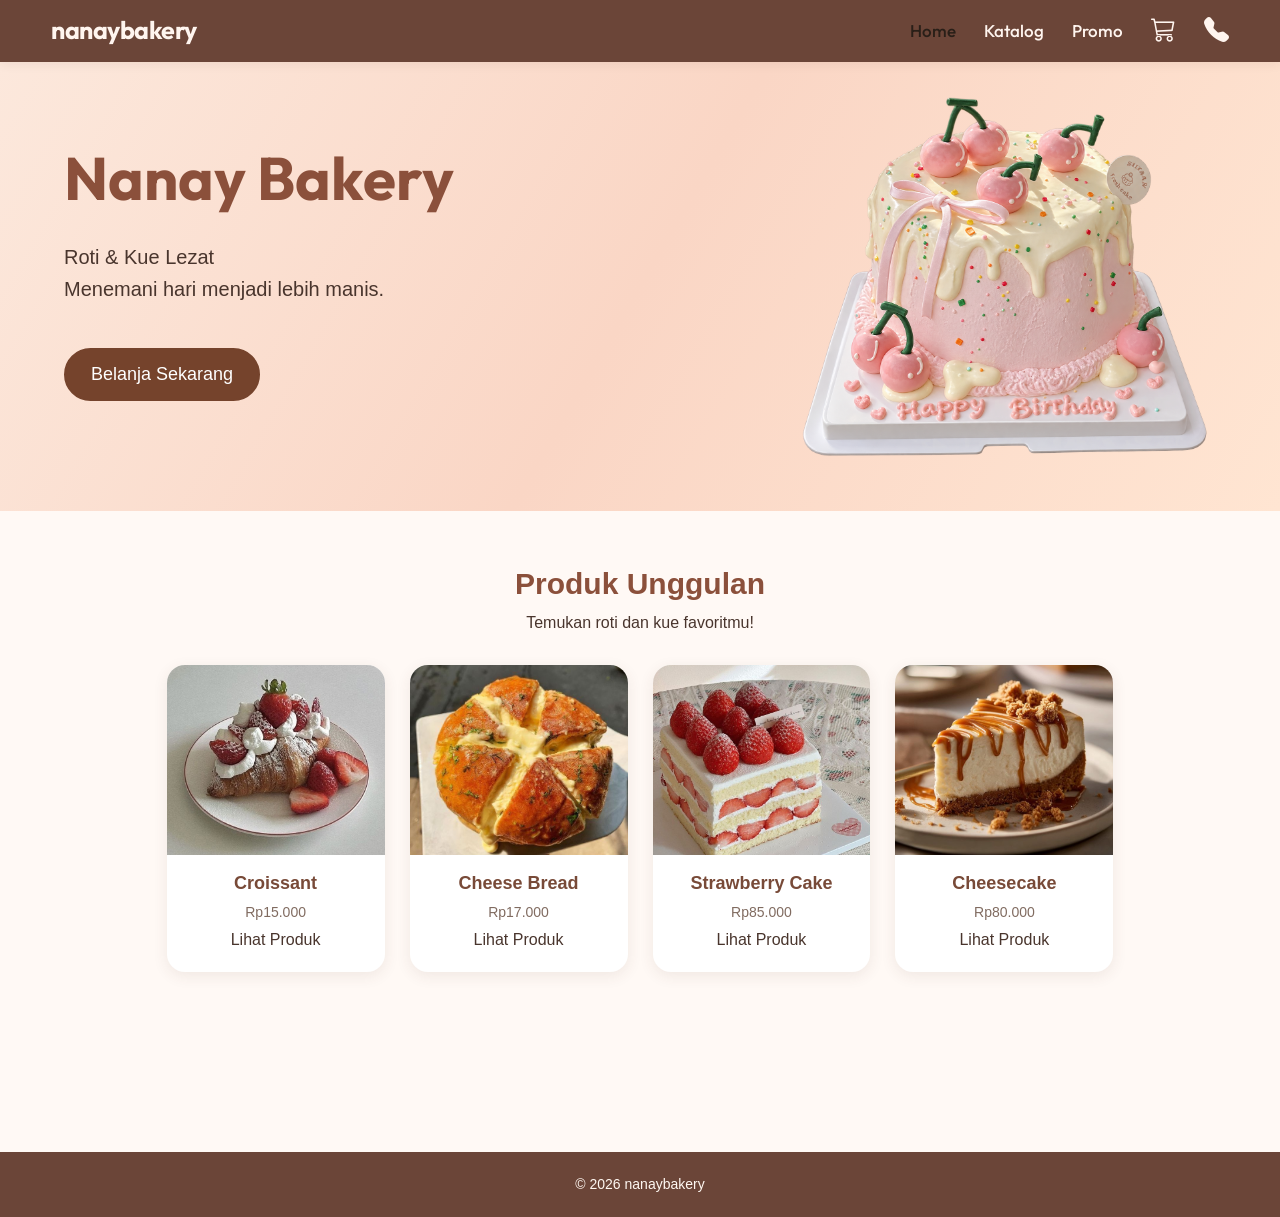
<file: Projek UTS/index.html>
<!DOCTYPE html>
<html lang="id">
<head>
    <meta charset="UTF-8">
    <title>Home</title>
    <meta name="viewport" content="width=device-width, initial-scale=1.0">
    <link href="https://fonts.googleapis.com/css2?family=Outfit:wght@400;500;600;700;800&family=DM+Sans:wght@400;500;600;700&display=swap" rel="stylesheet">
    <link rel="stylesheet" href="style.css">
    <link rel="stylesheet" href="https://cdn.jsdelivr.net/npm/bootstrap-icons@1.11.3/font/bootstrap-icons.min.css">
    <script src="script.js" defer></script>
</head>

<body>
    <header class="nasywa_header">
        <h4 class="nasywa_logo">nanaybakery</h4>
        <nav class="nasywa_nav">
            <ul>
                <li><a href="index.html" class="aktif">Home</a></li>
                <li><a href="katalog.html">Katalog</a></li>
                <li><a href="promo.html">Promo</a></li>
                <li>
                    <a href="keranjang.html">
                        <i class="bi bi-cart3"></i>
                    </a>
                </li>
                <li>
                    <a href="contact.html">
                        <i class="bi bi-telephone-fill"></i>
                    </a>
                </li>
            </ul>
        </nav>
    </header>

    <main>
        <section class="nasywa_hero">
            <div class="nasywa_hero_teks">
                <h2>Nanay Bakery</h2>
                <p>Roti & Kue Lezat</p>
                <p>Menemani hari menjadi lebih manis.</p>
                <a href="katalog.html" class="nasywa_tombol">
                    Belanja Sekarang
                </a>
            </div>

            <div class="nasywa_hero_gambar">
                <img src="images/banner-bakery.png" alt="Aneka roti dan cake nasywabakery">
            </div>
        </section>

        <section class="nasywa_produk_unggulan">
            <h2>Produk Unggulan</h2>
            <p>Temukan roti dan kue favoritmu!</p>

            <div class="nasywa_daftar_produk">
                <article class="nasywa_card_produk">
                    <img src="images/croissant.jpg" alt="Croissant">
                    <h3>Croissant</h3>
                    <p>Rp15.000</p>
                    <a href="roti.html">Lihat Produk</a>
                </article>

                <article class="nasywa_card_produk">
                    <img src="images/cheese-bread.jpg" alt="Cheese Bread">
                    <h3>Cheese Bread</h3>
                    <p>Rp17.000</p>
                    <a href="roti.html">Lihat Produk</a>
                </article>

                <article class="nasywa_card_produk">
                    <img src="images/strawberry-cake.jpg" alt="Strawberry Cake">
                    <h3>Strawberry Cake</h3>
                    <p>Rp85.000</p>
                    <a href="cake.html">Lihat Produk</a>
                </article>

                <article class="nasywa_card_produk">
                    <img src="images/cheesecake.jpg" alt="Cheesecake">
                    <h3>Cheesecake</h3>
                    <p>Rp80.000</p>
                    <a href="cake.html">Lihat Produk</a>
                </article>
            </div>
        </section>
    </main>

    <footer class="nasywa_footer">
        <p>&copy; 2026 nanaybakery</p>
    </footer>

</body>
</html>
</file>
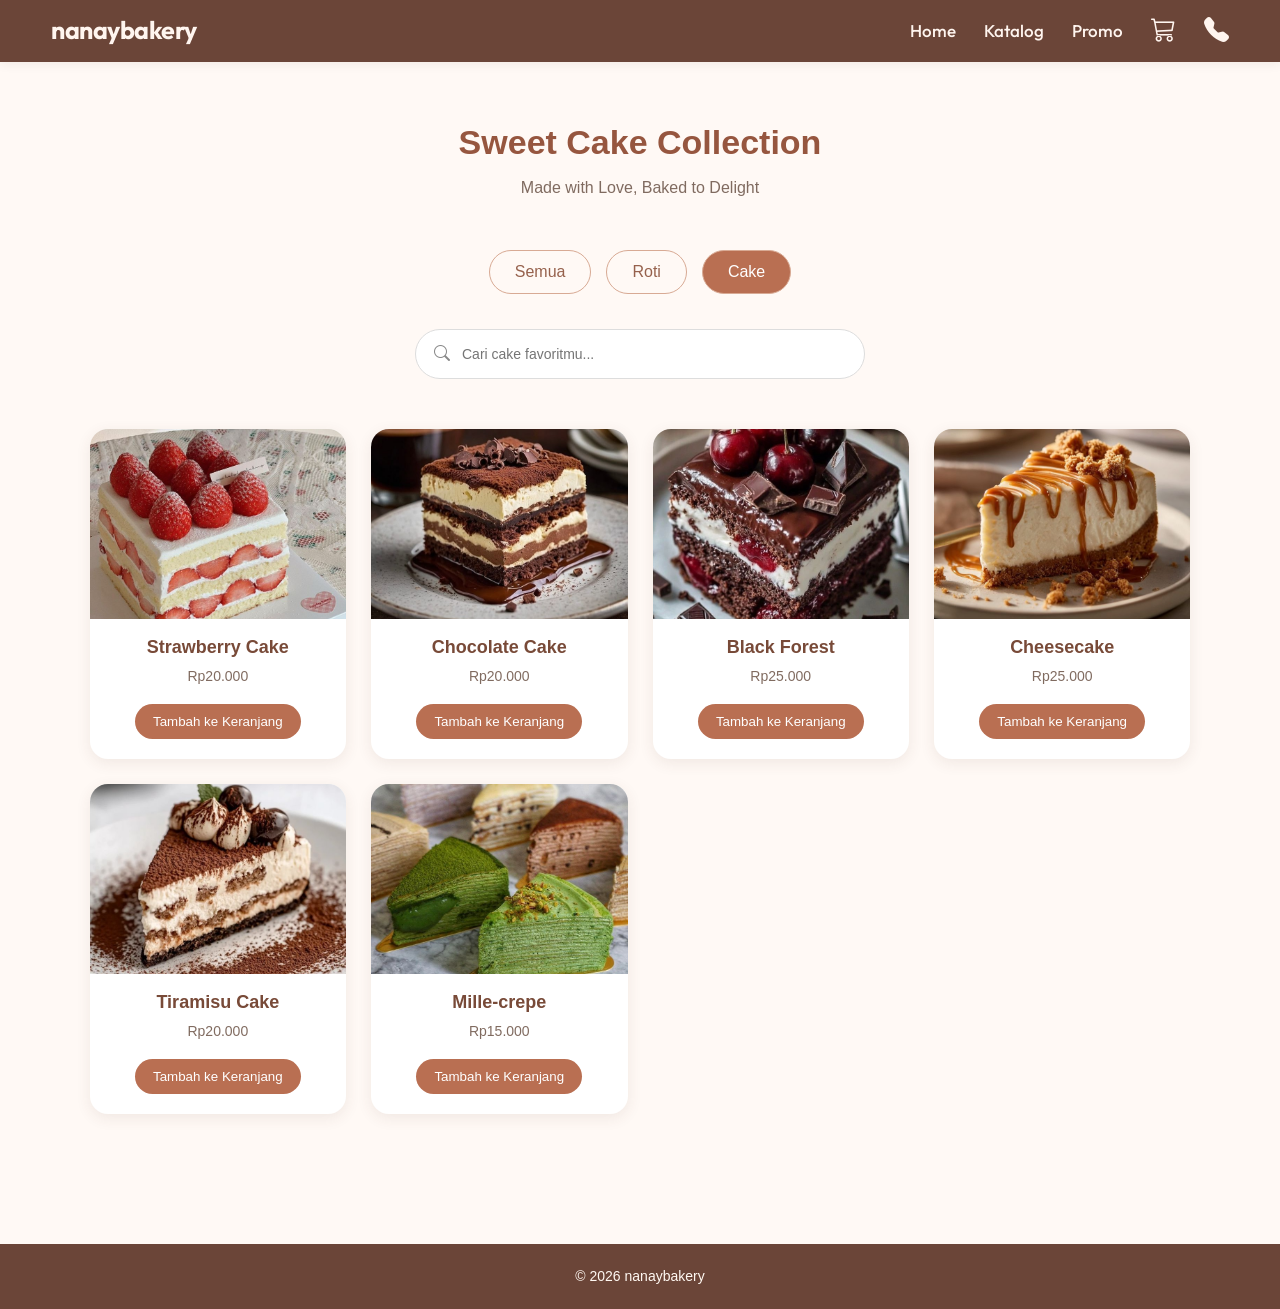
<file: Projek UTS/cake.html>
<!DOCTYPE html>
<html lang="id">
<head>
    <meta charset="UTF-8">
    <title>Cake</title>
    <meta name="viewport" content="width=device-width, initial-scale=1.0">
    <link href="https://fonts.googleapis.com/css2?family=Outfit:wght@400;500;600;700;800&family=DM+Sans:wght@400;500;600;700&display=swap" rel="stylesheet">
    <link rel="stylesheet" href="style.css">
    <link rel="stylesheet" href="https://cdn.jsdelivr.net/npm/bootstrap-icons@1.11.3/font/bootstrap-icons.min.css">
    <script src="script.js" defer></script>
</head>

<body>
    <header class="nasywa_header">
        <h4 class="nasywa_logo">nanaybakery</h4>
        <nav class="nasywa_nav">
            <ul>
                <li><a href="index.html">Home</a></li>
                <li><a href="katalog.html">Katalog</a></li>
                <li><a href="promo.html">Promo</a></li>
                <li>
                    <a href="keranjang.html">
                        <i class="bi bi-cart3"></i>
                    </a>
                </li>
                <li>
                    <a href="contact.html">
                        <i class="bi bi-telephone-fill"></i>
                    </a>
                </li>
            </ul>
        </nav>
    </header>

    <main>
        <section class="nasywa_judul_katalog">
            <h2>Sweet Cake Collection</h2>
            <p>Made with Love, Baked to Delight</p>
        </section>

        <section class="nasywa_filter_produk">
            <div class="nasywa_kategori">
                <a href="katalog.html">Semua</a>
                <a href="roti.html">Roti</a>
                <a href="cake.html" class="nasywa_filter_aktif">Cake</a>
            </div>
        </section>

        <section class="nasywa_pencarian">
            <div class="nasywa_search_box">
                <i class="bi bi-search"></i>
                <input type="text" id="cariProduk" placeholder="Cari cake favoritmu...">
            </div>
        </section>

        <section class="nasywa_daftar_produk">
            <article class="nasywa_card_produk">
                <img src="images/strawberry-cake.jpg" alt="Strawberry Cake">
                <h3>Strawberry Cake</h3>
                <p>Rp20.000</p>
                <button type="button">Tambah ke Keranjang</button>
            </article>
            
            <article class="nasywa_card_produk">
                <img src="images/chocolate-cake.jpg" alt="Chocolate Cake">
                <h3>Chocolate Cake</h3>
                <p>Rp20.000</p>
                <button type="button">Tambah ke Keranjang</button>
            </article>

            <article class="nasywa_card_produk">
                <img src="images/blackforest.jpg" alt="Black Forest">
                <h3>Black Forest</h3>
                <p>Rp25.000</p>
                <button type="button">Tambah ke Keranjang</button>
            </article>

            <article class="nasywa_card_produk">
                <img src="images/cheesecake.jpg" alt="Cheesecake">
                <h3>Cheesecake</h3>
                <p>Rp25.000</p>
                <button type="button">Tambah ke Keranjang</button>
            </article> 

            <article class="nasywa_card_produk">
                <img src="images/tiramisu.jpg" alt="Tiramisu Cake">
                <h3>Tiramisu Cake</h3>
                <p>Rp20.000</p>
                <button type="button">Tambah ke Keranjang</button>
            </article>

            <article class="nasywa_card_produk">
                <img src="images/mille-crepe.jpg" alt="Red Velvet Cake">
                <h3>Mille-crepe</h3>
                <p>Rp15.000</p>
                <button type="button">Tambah ke Keranjang</button>
            </article>
        </section>
    </main>

    <footer class="nasywa_footer">
        <p>&copy; 2026 nanaybakery</p>
    </footer>

</body>
</html>
</file>
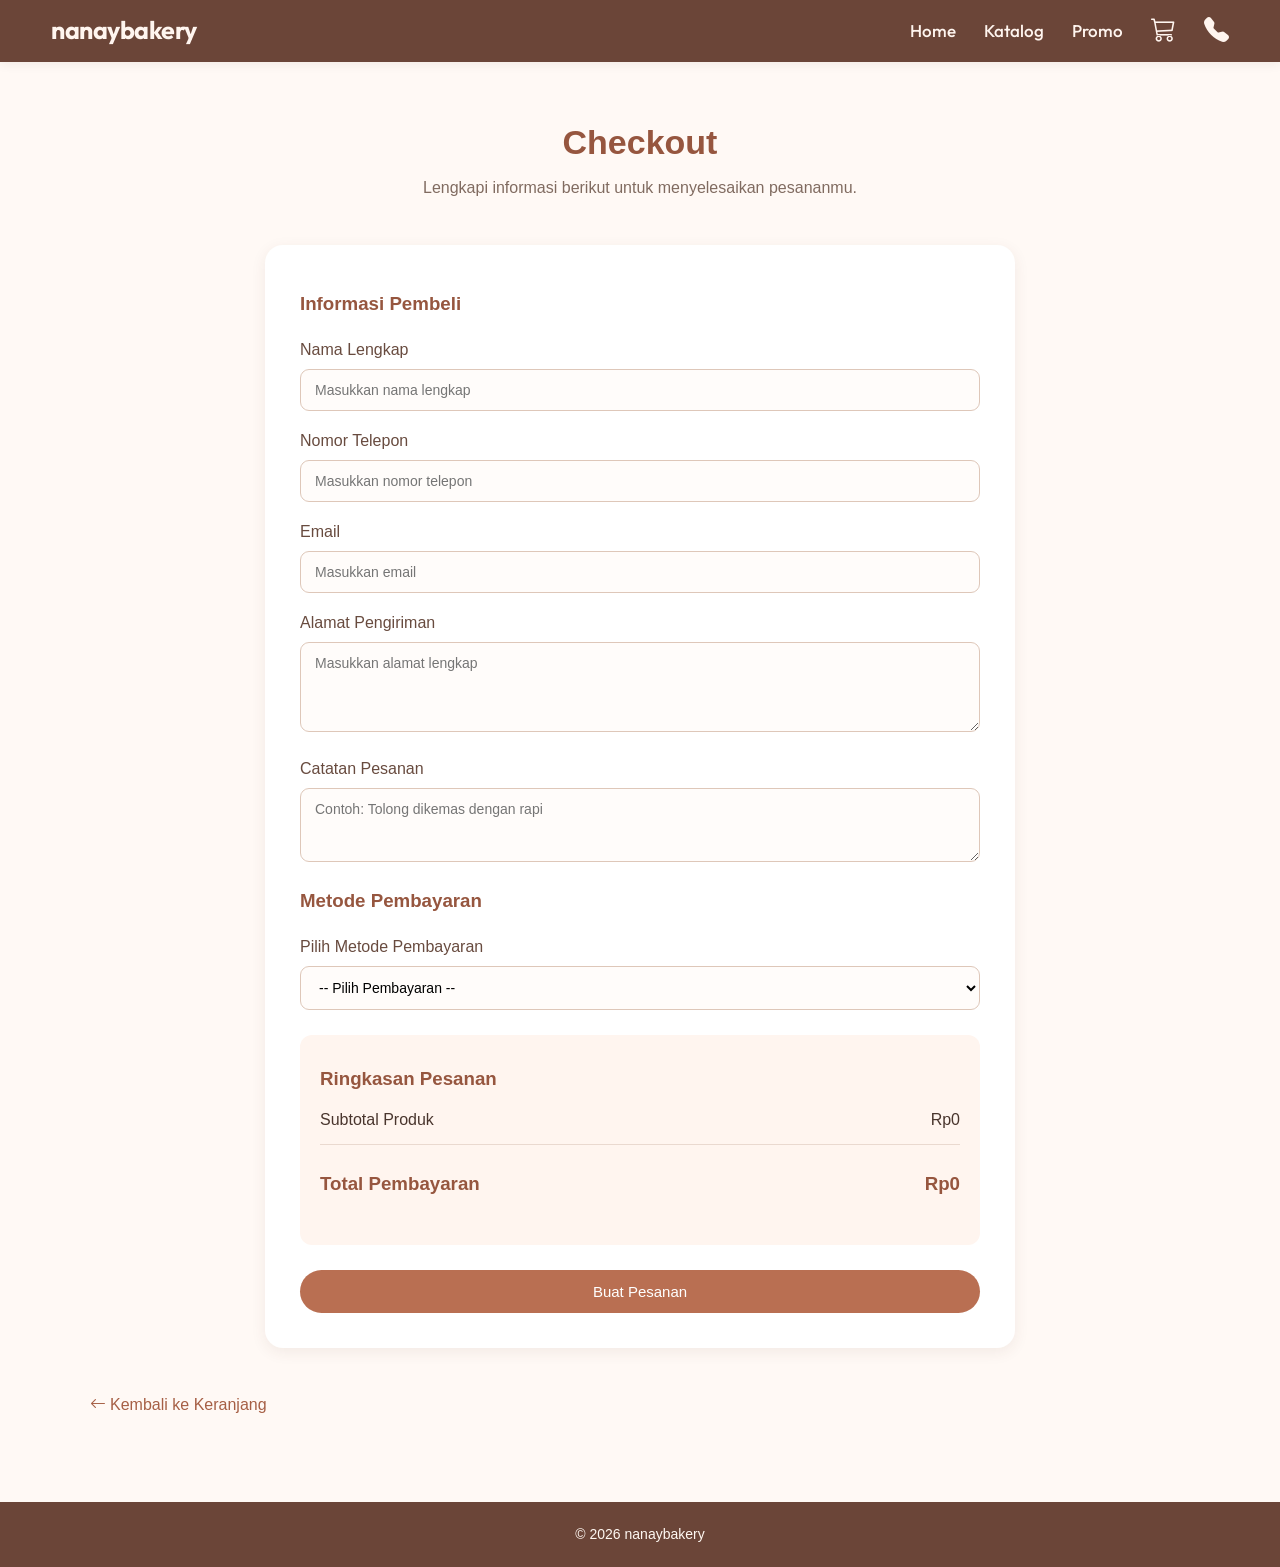
<file: Projek UTS/checkout.html>
<!DOCTYPE html>
<html lang="id">
<head>
    <meta charset="UTF-8">
    <title>Checkout</title>
    <meta name="viewport" content="width=device-width, initial-scale=1.0">
    <link href="https://fonts.googleapis.com/css2?family=Outfit:wght@400;500;600;700;800&family=DM+Sans:wght@400;500;600;700&display=swap" rel="stylesheet">
    <link rel="stylesheet" href="style.css">
    <link rel="stylesheet" href="https://cdn.jsdelivr.net/npm/bootstrap-icons@1.11.3/font/bootstrap-icons.min.css">
    <script src="script.js" defer></script>
</head>

<body>
    <header class="nasywa_header">
        <h4 class="nasywa_logo">nanaybakery</h4>
        <nav class="nasywa_nav">
            <ul>
                <li><a href="index.html">Home</a></li>
                <li><a href="katalog.html">Katalog</a></li>
                <li><a href="promo.html">Promo</a></li>
                <li>
                    <a href="keranjang.html">
                        <i class="bi bi-cart3"></i>
                    </a>
                </li>
                <li>
                    <a href="contact.html">
                        <i class="bi bi-telephone-fill"></i>
                    </a>
                </li>
            </ul>
        </nav>
    </header>

    <main>
        <section class="nasywa_judul_checkout">
            <h2>Checkout</h2>
            <p>Lengkapi informasi berikut untuk menyelesaikan pesananmu.</p>
        </section>

        <section class="nasywa_konten_checkout">
            <form class="nasywa_form_checkout" id="formCheckout">
                <h3>Informasi Pembeli</h3>
                <div class="nasywa_grup_form">
                    <label for="nama">Nama Lengkap</label>
                    <input type="text" id="nama" name="nama"
                        placeholder="Masukkan nama lengkap" required>
                </div>

                <div class="nasywa_grup_form">
                    <label for="telepon">Nomor Telepon</label>
                    <input type="tel" id="telepon" name="telepon"
                        placeholder="Masukkan nomor telepon" required>
                </div>

                <div class="nasywa_grup_form">
                    <label for="email">Email</label>
                    <input type="email" id="email" name="email"
                        placeholder="Masukkan email" required>
                </div>

                <div class="nasywa_grup_form">
                    <label for="alamat">Alamat Pengiriman</label>
                    <textarea id="alamat" name="alamat" rows="4"
                        placeholder="Masukkan alamat lengkap" required></textarea>
                </div>

                <div class="nasywa_grup_form">
                    <label for="catatan">Catatan Pesanan</label>
                    <textarea id="catatan" name="catatan" rows="3"
                        placeholder="Contoh: Tolong dikemas dengan rapi"></textarea>
                </div>

                <h3>Metode Pembayaran</h3>
                <div class="nasywa_grup_form">
                    <label for="pembayaran">Pilih Metode Pembayaran</label>
                    <select id="pembayaran" name="pembayaran" required>
                        <option value="">-- Pilih Pembayaran --</option>
                        <option value="transfer">Transfer Bank</option>
                        <option value="cod">Bayar di Tempat (COD)</option>
                        <option value="ewallet">E-Wallet</option>
                    </select>
                </div>

                <section class="nasywa_ringkasan_checkout">
                    <h3>Ringkasan Pesanan</h3>
                    <div class="nasywa_detail_checkout">
                        <p>Subtotal Produk</p>
                        <p id="nasywa_subtotalCheckout">Rp0</p>
                    </div>

                    <div class="nasywa_total_checkout">
                        <h3>Total Pembayaran</h3>
                        <h3 id="nasywa_totalCheckout">Rp0</h3>
                    </div>
                </section>

                <button type="submit" class="nasywa_tombol_pesan">
                    Buat Pesanan
                </button>
            </form>
        </section>

        <section class="nasywa_kembali_keranjang">
            <a href="keranjang.html">
                <i class="bi bi-arrow-left"></i> Kembali ke Keranjang
            </a>
        </section>
    </main>

    <footer class="nasywa_footer">
        <p>&copy; 2026 nanaybakery</p>
    </footer>

</body>
</html>
</file>
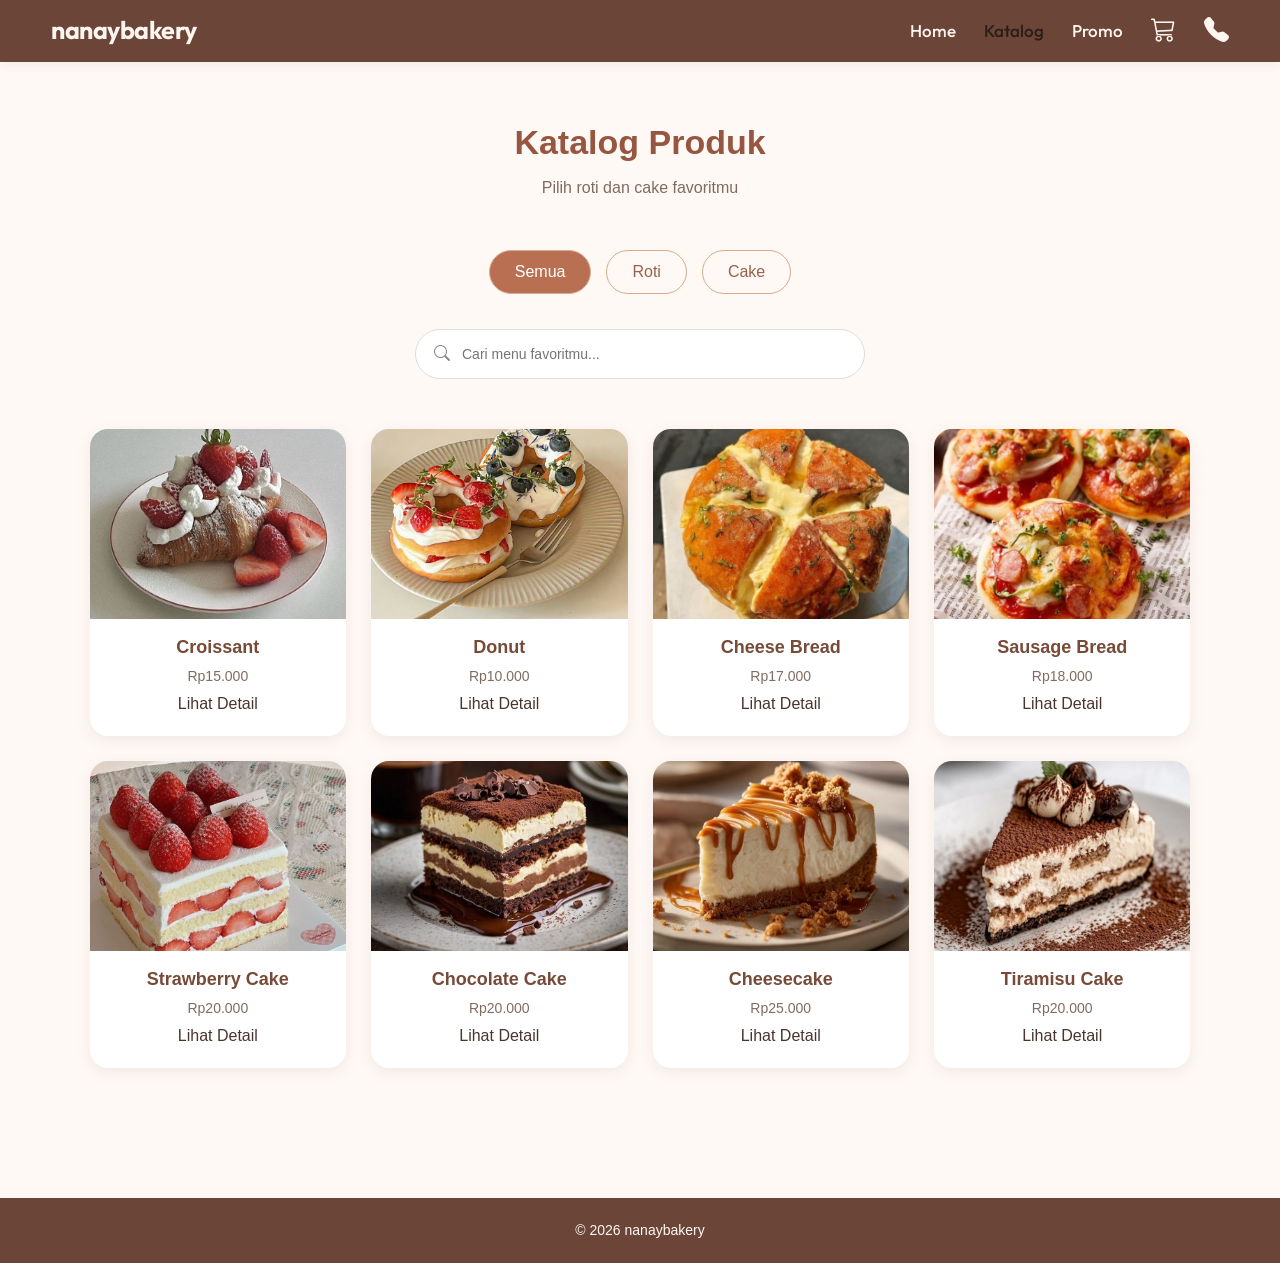
<file: Projek UTS/katalog.html>
<!DOCTYPE html>
<html lang="id">
<head>
    <meta charset="UTF-8">
    <title>Katalog</title>
    <meta name="viewport" content="width=device-width, initial-scale=1.0">
    <link href="https://fonts.googleapis.com/css2?family=Outfit:wght@400;500;600;700;800&family=DM+Sans:wght@400;500;600;700&display=swap" rel="stylesheet">
    <link rel="stylesheet" href="style.css">
    <link rel="stylesheet" href="https://cdn.jsdelivr.net/npm/bootstrap-icons@1.11.3/font/bootstrap-icons.min.css">
    <script src="script.js" defer></script>
</head>

<body>
    <header class="nasywa_header">
        <h4 class="nasywa_logo">nanaybakery</h4>
        <nav class="nasywa_nav">
            <ul>
                <li><a href="index.html">Home</a></li>
                <li><a href="katalog.html" class="aktif">Katalog</a></li>
                <li><a href="promo.html">Promo</a></li>
                <li>
                    <a href="keranjang.html">
                        <i class="bi bi-cart3"></i>
                    </a>
                </li>
                <li>
                    <a href="contact.html">
                        <i class="bi bi-telephone-fill"></i>
                    </a>
                </li>
            </ul>
        </nav>
    </header>

    <main>
        <section class="nasywa_judul_katalog">
            <h2>Katalog Produk</h2>
            <p>Pilih roti dan cake favoritmu</p>
        </section>

        <section class="nasywa_filter_produk">
            <div class="nasywa_kategori">
                <a href="katalog.html" class="nasywa_filter_aktif">Semua</a>
                <a href="roti.html">Roti</a>
                <a href="cake.html">Cake</a>
            </div>
        </section>

        <section class="nasywa_pencarian">
            <div class="nasywa_search_box">
                <i class="bi bi-search"></i>
                <input type="text" id="nasywa_cariProduk" placeholder="Cari menu favoritmu...">
            </div>
        </section>

        <section class="nasywa_daftar_produk">
            <article class="nasywa_card_produk">
                <img src="images/croissant.jpg" alt="Croissant">
                <h3>Croissant</h3>
                <p>Rp15.000</p>
                <a href="roti.html">Lihat Detail</a>
            </article>

            <article class="nasywa_card_produk">
                <img src="images/donut.jpg" alt="Roti Cokelat">
                <h3>Donut</h3>
                <p>Rp10.000</p>
                <a href="roti.html">Lihat Detail</a>
            </article>

            <article class="nasywa_card_produk">
                <img src="images/cheese-bread.jpg" alt="Cheese Bread">
                <h3>Cheese Bread</h3>
                <p>Rp17.000</p>
                <a href="roti.html">Lihat Detail</a>
            </article>

            <article class="nasywa_card_produk">
                <img src="images/sausage-bread.jpg" alt="Sausage Bread">
                <h3>Sausage Bread</h3>
                <p>Rp18.000</p>
                <a href="roti.html">Lihat Detail</a>
            </article>

            <article class="nasywa_card_produk">
                <img src="images/strawberry-cake.jpg" alt="Strawberry Cake">
                <h3>Strawberry Cake</h3>
                <p>Rp20.000</p>
                <a href="cake.html">Lihat Detail</a>
            </article>

            <article class="nasywa_card_produk">
                <img src="images/chocolate-cake.jpg" alt="Chocolate Cake">
                <h3>Chocolate Cake</h3>
                <p>Rp20.000</p>
                <a href="cake.html">Lihat Detail</a>
            </article>

            <article class="nasywa_card_produk">
                <img src="images/cheesecake.jpg" alt="Cheesecake">
                <h3>Cheesecake</h3>
                <p>Rp25.000</p>
                <a href="cake.html">Lihat Detail</a>
            </article>
            
            <article class="nasywa_card_produk">
                <img src="images/tiramisu.jpg" alt="Tiramisu Cake">
                <h3>Tiramisu Cake</h3>
                <p>Rp20.000</p>
                <a href="cake.html">Lihat Detail</a>
            </article>
        </section>
    </main>

    <footer class="nasywa_footer">
        <p>&copy; 2026 nanaybakery</p>
    </footer>

</body>
</html>
</file>
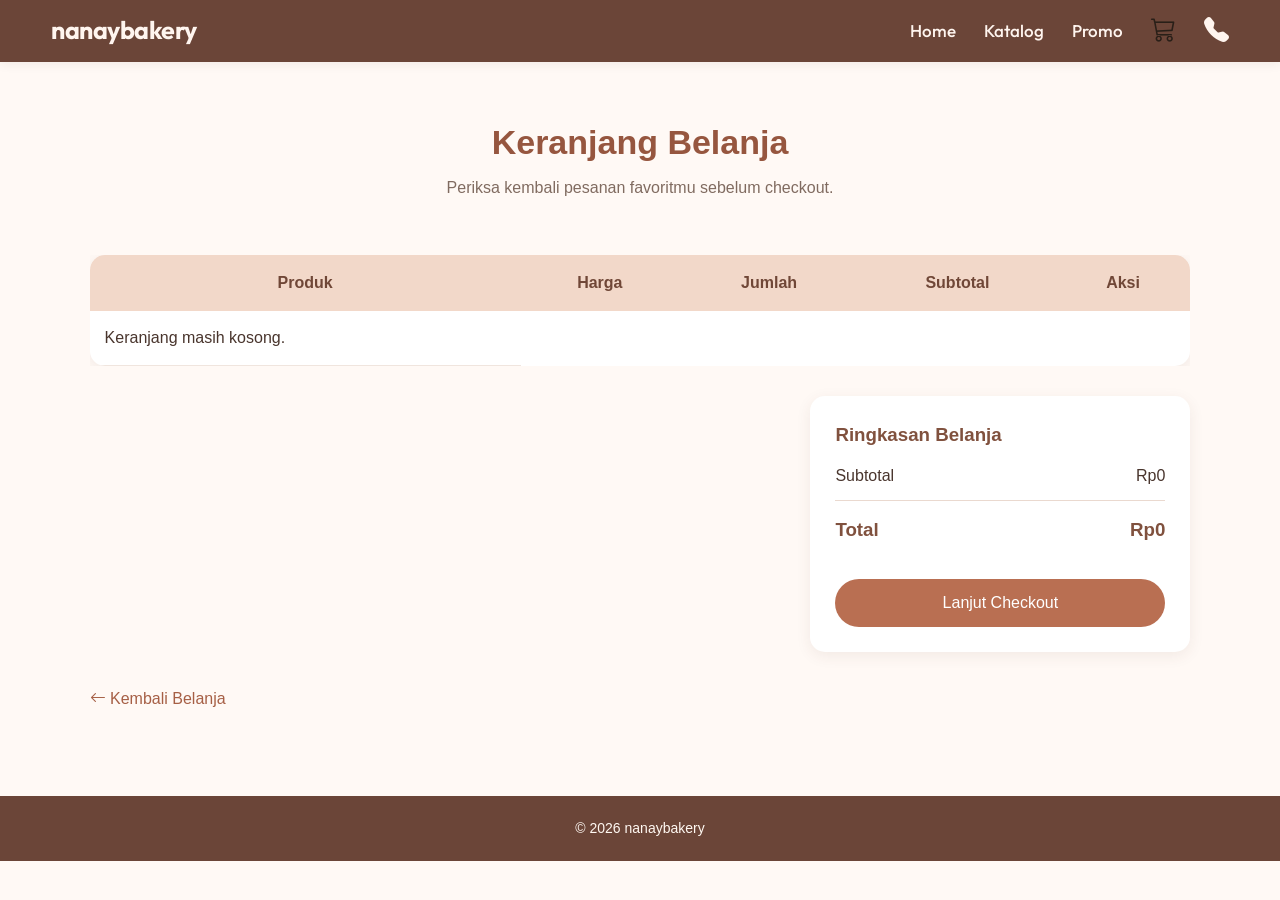
<file: Projek UTS/keranjang.html>
<!DOCTYPE html>
<html lang="id">
<head>
    <meta charset="UTF-8">
    <title>Keranjang</title>
    <meta name="viewport" content="width=device-width, initial-scale=1.0">
    <link href="https://fonts.googleapis.com/css2?family=Outfit:wght@400;500;600;700;800&family=DM+Sans:wght@400;500;600;700&display=swap" rel="stylesheet">
    <link rel="stylesheet" href="style.css">
    <link rel="stylesheet" href="https://cdn.jsdelivr.net/npm/bootstrap-icons@1.11.3/font/bootstrap-icons.min.css">
    <script src="script.js" defer></script>
</head>

<body>
    <header class="nasywa_header">
        <h4 class="nasywa_logo">nanaybakery</h4>
        <nav class="nasywa_nav">
            <ul>
                <li><a href="index.html">Home</a></li>
                <li><a href="katalog.html">Katalog</a></li>
                <li><a href="promo.html">Promo</a></li>
                <li>
                    <a href="keranjang.html" class="aktif">
                        <i class="bi bi-cart3"></i>
                    </a>
                </li>
                <li>
                    <a href="contact.html">
                        <i class="bi bi-telephone-fill"></i>
                    </a>
                </li>
            </ul>
        </nav>
    </header>

    <main>
        <section class="nasywa_judul_keranjang">
            <h2>Keranjang Belanja</h2>
            <p>Periksa kembali pesanan favoritmu sebelum checkout.</p>
        </section>

        <section class="nasywa_konten_keranjang">
            <div class="nasywa_tabel_keranjang">
                <table>
                    <thead>
                        <tr>
                            <th>Produk</th>
                            <th>Harga</th>
                            <th>Jumlah</th>
                            <th>Subtotal</th>
                            <th>Aksi</th>
                        </tr>
                    </thead>

                    <tbody id="nasywa_isiKeranjang">
                    </tbody>
                </table>
            </div>

            <section class="nasywa_ringkasan_keranjang">
                <h3>Ringkasan Belanja</h3>
                <div class="nasywa_detail_total">
                    <p>Subtotal</p>
                    <p id="nasywa_subtotal">Rp0</p>
                </div>

                <div class="nasywa_total_akhir">
                    <h3>Total</h3>
                    <h3 id="nasywa_totalharga">Rp0</h3>
                </div>

                <a href="checkout.html" class="nasywa_tombol_checkout">
                    Lanjut Checkout
                </a>
            </section>
        </section>

        <section class="nasywa_kembali_katalog">
            <a href="katalog.html">
                <i class="bi bi-arrow-left"></i> Kembali Belanja
            </a>
        </section>

    </main>

    <footer class="nasywa_footer">
        <p>&copy; 2026 nanaybakery</p>
    </footer>

</body>
</html>
</file>
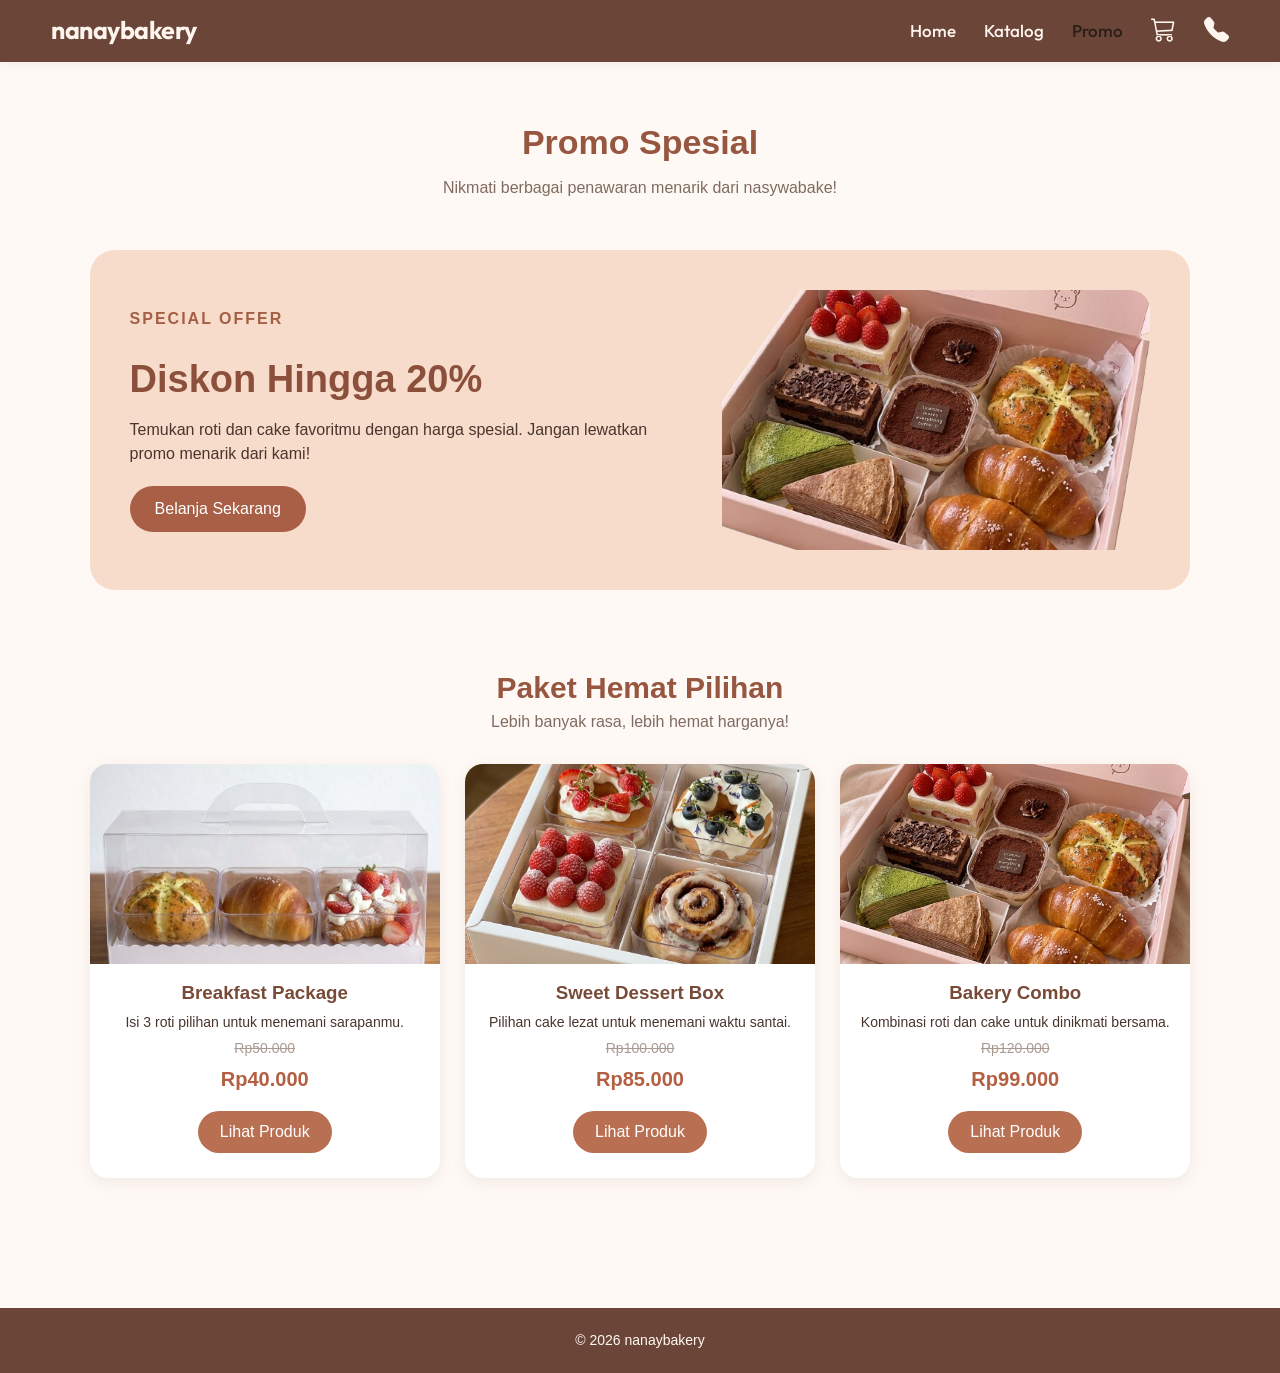
<file: Projek UTS/promo.html>
<!DOCTYPE html>
<html lang="id">
<head>
    <meta charset="UTF-8">
    <title>Promo</title>
    <meta name="viewport" content="width=device-width, initial-scale=1.0">
    <link href="https://fonts.googleapis.com/css2?family=Outfit:wght@400;500;600;700;800&family=DM+Sans:wght@400;500;600;700&display=swap" rel="stylesheet">
    <link rel="stylesheet" href="style.css">
    <link rel="stylesheet" href="https://cdn.jsdelivr.net/npm/bootstrap-icons@1.11.3/font/bootstrap-icons.min.css">
    <script src="script.js" defer></script>
</head>

<body>
    <header class="nasywa_header">
        <h4 class="nasywa_logo">nanaybakery</h4>
        <nav class="nasywa_nav">
            <ul>
                <li><a href="index.html">Home</a></li>
                <li><a href="katalog.html">Katalog</a></li>
                <li><a href="promo.html" class="aktif">Promo</a></li>
                <li>
                    <a href="keranjang.html">
                        <i class="bi bi-cart3"></i>
                    </a>
                </li>
                <li>
                    <a href="contact.html">
                        <i class="bi bi-telephone-fill"></i>
                    </a>
                </li>
            </ul>
        </nav>
    </header>

    <main>
        <section class="nasywa_judul_promo">
            <h2>Promo Spesial</h2>
            <p>Nikmati berbagai penawaran menarik dari nasywabake!</p>
        </section>

        <section class="nasywa_banner_promo">
            <div class="nasywa_info_banner">
                <p>Special Offer</p>
                <h2>Diskon Hingga 20%</h2>
                <p>
                    Temukan roti dan cake favoritmu dengan harga
                    spesial. Jangan lewatkan promo menarik dari kami!
                </p>
                <a href="katalog.html">Belanja Sekarang</a>
            </div>
            <img src="images/banner-promo.png" alt="Promo spesial nasywabake">
        </section>

        <section class="nasywa_daftar_promo">
            <h2>Paket Hemat Pilihan</h2>
            <p>Lebih banyak rasa, lebih hemat harganya!</p>
            <div class="nasywa_kumpulan_promo">
                <article class="nasywa_card_promo">
                    <img src="images/paket-roti.jpg" alt="Paket Roti Hemat">
                    <h3>Breakfast Package</h3>
                    <p>Isi 3 roti pilihan untuk menemani sarapanmu.</p>
                    <p class="nasywa_harga_lama">Rp50.000</p>
                    <p class="nasywa_harga_promo">Rp40.000</p>
                    <a href="katalog.html">Lihat Produk</a>
                </article>

                <article class="nasywa_card_promo">
                    <img src="images/paket-cake.jpg" alt="Paket Cake">
                    <h3>Sweet Dessert Box</h3>
                    <p>Pilihan cake lezat untuk menemani waktu santai.</p>
                    <p class="nasywa_harga_lama">Rp100.000</p>
                    <p class="nasywa_harga_promo">Rp85.000</p>
                    <a href="cake.html">Lihat Produk</a>
                </article>

                <article class="nasywa_card_promo">
                    <img src="images/paket-kombo.jpg" alt="Paket Kombo Roti dan Cake">
                    <h3>Bakery Combo</h3>
                    <p>Kombinasi roti dan cake untuk dinikmati bersama.</p>
                    <p class="nasywa_harga_lama">Rp120.000</p>
                    <p class="nasywa_harga_promo">Rp99.000</p>
                    <a href="katalog.html">Lihat Produk</a>
                </article>
            </div>
        </section>

    </main>

    <footer class="nasywa_footer">
        <p>&copy; 2026 nanaybakery</p>
    </footer>

</body>
</html>
</file>
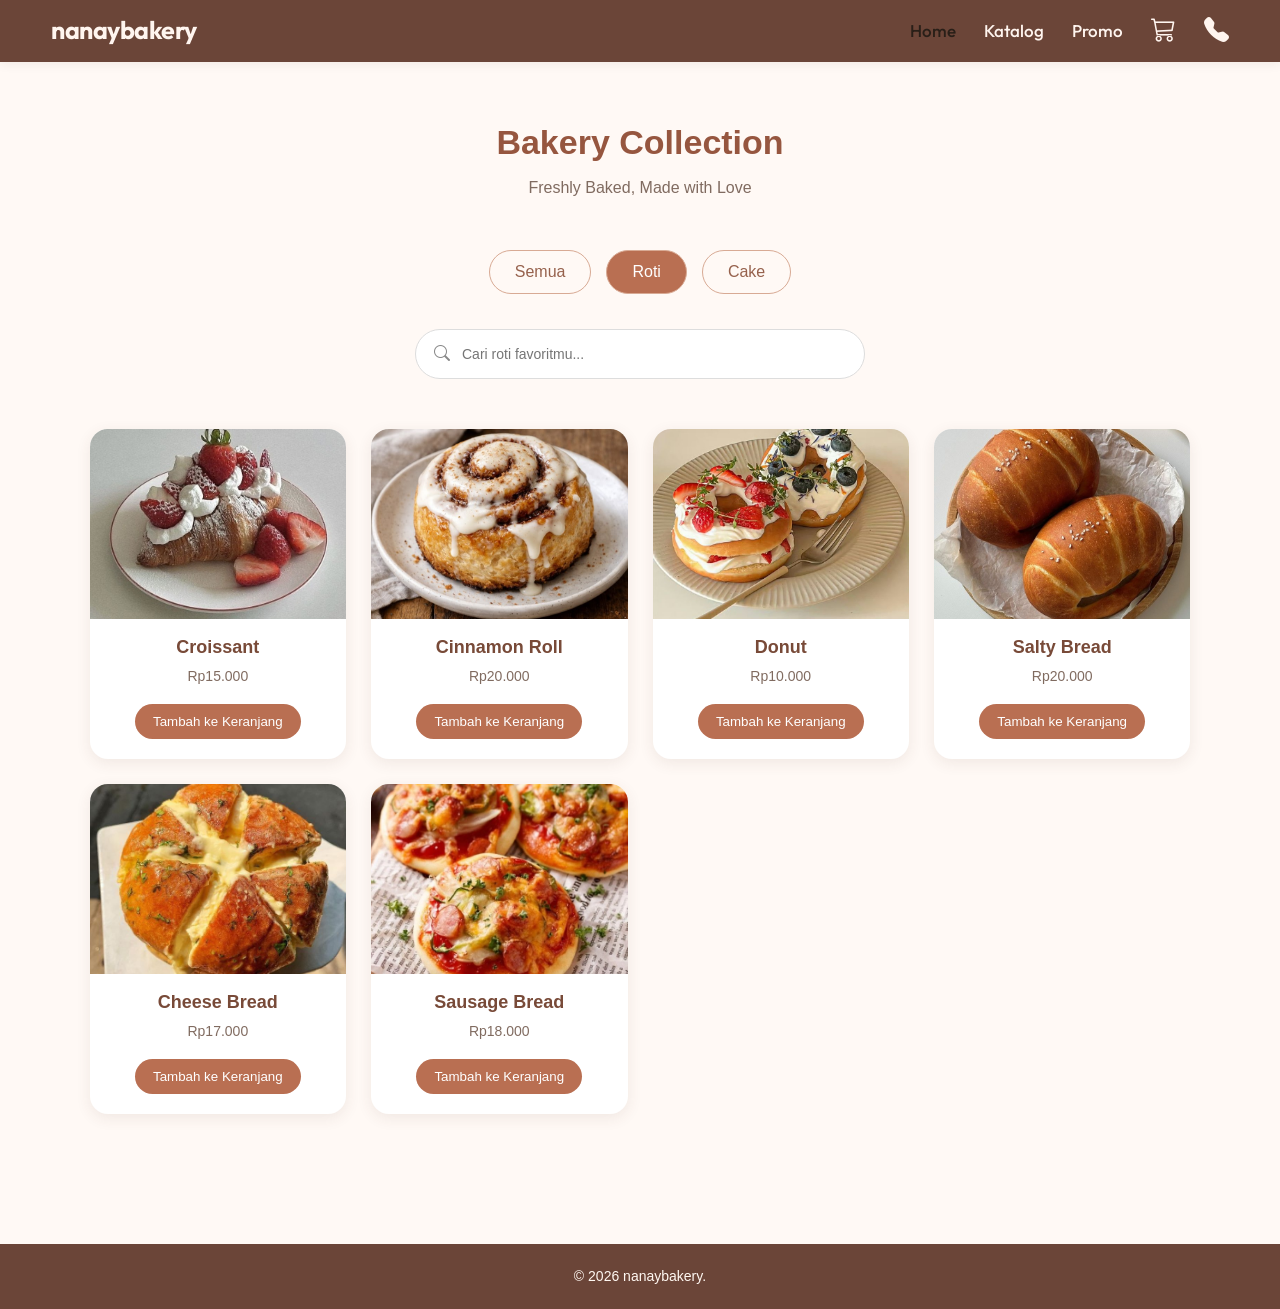
<file: Projek UTS/roti.html>
<!DOCTYPE html>
<html lang="id">
<head>
    <meta charset="UTF-8">
    <title>Roti</title>
    <meta name="viewport" content="width=device-width, initial-scale=1.0">
    <link href="https://fonts.googleapis.com/css2?family=Outfit:wght@400;500;600;700;800&family=DM+Sans:wght@400;500;600;700&display=swap" rel="stylesheet">
    <link rel="stylesheet" href="style.css">
    <link rel="stylesheet" href="https://cdn.jsdelivr.net/npm/bootstrap-icons@1.11.3/font/bootstrap-icons.min.css">
    <script src="script.js" defer></script>
</head>

<body>
    <header class="nasywa_header">
        <h4 class="nasywa_logo">nanaybakery</h4>
        <nav class="nasywa_nav">
            <ul>
                <li><a href="index.html" class="aktif">Home</a></li>
                <li><a href="katalog.html">Katalog</a></li>
                <li><a href="promo.html">Promo</a></li>
                <li>
                    <a href="keranjang.html">
                        <i class="bi bi-cart3"></i>
                    </a>
                </li>
                <li>
                    <a href="contact.html">
                        <i class="bi bi-telephone-fill"></i>
                    </a>
                </li>
            </ul>
        </nav>
    </header>

    <main>
        <section class="nasywa_judul_katalog">
            <h2>Bakery Collection</h2>
            <p>Freshly Baked, Made with Love</p>
        </section>

        <section class="nasywa_filter_produk">
            <div class="nasywa_kategori">
                <a href="katalog.html">Semua</a>
                <a href="roti.html" class="nasywa_filter_aktif">Roti</a>
                <a href="cake.html">Cake</a>
            </div>
        </section>

        <section class="nasywa_pencarian">
            <div class="nasywa_search_box">
                <i class="bi bi-search"></i>
                <input type="text" id="cariProduk" placeholder="Cari roti favoritmu...">
            </div>
        </section>

        <section class="nasywa_daftar_produk">
            <article class="nasywa_card_produk">
                <img src="images/croissant.jpg" alt="Croissant">
                <h3>Croissant</h3>
                <p>Rp15.000</p>
                <button type="button">Tambah ke Keranjang</button>
            </article>

            <article class="nasywa_card_produk">
                <img src="images/cinnamon-roll.jpg" alt="Cinnamon Roll">
                <h3>Cinnamon Roll</h3>
                <p>Rp20.000</p>
                <button type="button">Tambah ke Keranjang</button>
            </article>

            <article class="nasywa_card_produk">
                <img src="images/donut.jpg" alt="Donat">
                <h3>Donut</h3>
                <p>Rp10.000</p>
                <button type="button">Tambah ke Keranjang</button>
            </article>

            <article class="nasywa_card_produk">
                <img src="images/salt-bread.jpg" alt="Salt Bread">
                <h3>Salty Bread</h3>
                <p>Rp20.000</p>
                <button type="button">Tambah ke Keranjang</button>
            </article>

            <article class="nasywa_card_produk">
                <img src="images/cheese-bread.jpg" alt="Cheese Bread">
                <h3>Cheese Bread</h3>
                <p>Rp17.000</p>
                <button type="button">Tambah ke Keranjang</button>
            </article>
            
            <article class="nasywa_card_produk">
                <img src="images/sausage-bread.jpg" alt="Sausage Bread">
                <h3>Sausage Bread</h3>
                <p>Rp18.000</p>
                <button type="button">Tambah ke Keranjang</button>
            </article>
        </section>
    </main>

    <footer class="nasywa_footer">
        <p>&copy; 2026 nanaybakery.</p>
    </footer>

</body>
</html>
</file>
<file: Projek UTS/style.css>
* {
    margin: 0;
    padding: 0;
    box-sizing: border-box;
}

/* body */
body {
    font-family: 'Poppins', Arial, sans-serif;
    background-color: #FFF9F5;
    color: #49352D;
    line-height: 1.5;
}

a {
    text-decoration: none;
    color: inherit;
}

img {
    max-width: 100%;
    display: block;
}

button,
input,
textarea,
select {
    font-family: inherit;
}

/* header */
.nasywa_header {
    background-color: #6B4538;
    padding: 12px 4%;
    display: flex;
    justify-content: space-between;
    align-items: center;
    box-shadow: 0 2px 10px rgba(90, 55, 40, 0.08);
    position: sticky;
    top: 0;
    z-index: 100;
}

.nasywa_logo {
    font-family: 'Outfit', sans-serif;
    font-size: 25px;
    color: #FFF5EF;
    font-weight: 700;
    letter-spacing: -0.5px;
    display: flex;
    align-items: center;
    gap: 10px;
}

/* nav bar */
.nasywa_nav ul {
    display: flex;
    align-items: center;
    gap: 28px;
    list-style: none;
}

.nasywa_nav a {
    font-family: 'Outfit', sans-serif;
    font-size: 17px;
    font-weight: 500;
    color: #FFF5EF;
    transition: 0.3s;
}

.nasywa_nav a:hover,
.nasywa_nav a.aktif {
    color: #291f18;
}

.nasywa_nav i {
    font-size: 25px;
}

/* main */
.nasywa_hero {
    min-height: 220px;
    padding: 25px 5%;
    display: flex;
    align-items: center;
    justify-content: space-between;
    gap: 30px;
    background: linear-gradient(120deg, #FCE8DC,#FAD6C5,#FFE5D2);
}

.nasywa_hero_teks {
    flex: 1;
}

.nasywa_hero h2 {
    font-family: 'Outfit', sans-serif;
    font-size: 60px;
    font-weight: 700;
    color: #8B503B;
    line-height: 1.2;
    margin-bottom: 18px;
    transform: translateY(-30px);
}

.nasywa_hero p {
    font-size: 20px;
    margin-bottom: 2px;
    max-width: 500px;
    transform: translateY(-20px);
}

.nasywa_tombol {
    display: inline-block;
    margin-top: 22px;
    font-size: 18px;
    padding: 11px 25px;
    background-color: #75432C;
    color: white;
    border: 2px solid #75432C;
    border-radius: 30px;
    transition: 0.3s;
}

.nasywa_tombol:hover {
    background-color: transparent;
    color: #75432C;
    border: 2px solid #75432C;
    transform: translateY(-3px);
}

.nasywa_hero_gambar img {
    width: 100%;
    max-height: 400px;
    align-items: right;
    object-fit: cover;
    border-radius: 25px;
}

.nasywa_produk_unggulan {
    padding: 50px 7%;
    text-align: center;
}

.nasywa_produk_unggulan h2 {
    font-size: 30px;
    margin-bottom: 5px;
    color: #8B503B;
}

/* footer */
.nasywa_footer {
    background-color: #6B4538;
    color: #FFF8F2;
    text-align: center;
    padding: 22px;
    margin-top: 70px;
    font-size: 14px;
}

/* halaman katalog */
.nasywa_judul_katalog,
.nasywa_judul_promo,
.nasywa_judul_keranjang,
.nasywa_judul_checkout,
.nasywa_judul_contact {
    text-align: center;
    padding: 55px 20px 35px;
}

.nasywa_judul_katalog h2,
.nasywa_judul_promo h2,
.nasywa_judul_keranjang h2,
.nasywa_judul_checkout h2,
.nasywa_judul_contact h2 {
    font-size: 34px;
    color: #96563F;
    margin-bottom: 8px;
}

.nasywa_judul_katalog p,
.nasywa_judul_promo p,
.nasywa_judul_keranjang p,
.nasywa_judul_checkout p,
.nasywa_judul_contact p {
    color: #806B60;
}

/* fitur search */
.nasywa_filter_produk {
    padding: 15px 7%;
    display: flex;
    justify-content: center;
    align-items: center;
}

.nasywa_pencarian {
    display: flex;
    justify-content: center;
    padding: 20px;
}

.nasywa_search_box {
    display: flex;
    align-items: center;
    gap: 12px;
    width: 100%;
    max-width: 450px;
    padding: 12px 18px;
    border: 1px solid #ddd;
    border-radius: 30px;
    background-color: white;
}

.nasywa_search_box i {
    color: #888;
}

.nasywa_search_box input {
    width: 100%;
    border: none;
    outline: none;
    font-size: 14px;
    font-family: inherit;
}

/* kategori produk */
.nasywa_kategori {
    display: flex;
    justify-content: center;
    gap: 15px;
}

.nasywa_kategori a {
    padding: 9px 25px;
    border: 1px solid #D8AA94;
    border-radius: 25px;
    color: #96614C;
    transition: 0.3s;
}

.nasywa_kategori a:hover,
.nasywa_kategori .nasywa_filter_aktif {
    background-color: #B96F52;
    color: white;
}

/* daftar produk */
.nasywa_daftar_produk {
    padding: 30px 7% 60px;
    display: grid;
    grid-template-columns: repeat(4, 1fr);
    gap: 25px;
}

.nasywa_card_produk {
    background-color: white;
    border-radius: 18px;
    overflow: hidden;
    box-shadow: 0 4px 15px rgba(90, 55, 40, 0.09);
    padding-bottom: 20px;
    text-align: center;
    transition: 0.3s;
}

.nasywa_card_produk:hover {
    transform: translateY(-6px);
    box-shadow: 0 8px 20px rgba(90, 55, 40, 0.15);
}

.nasywa_card_produk img {
    width: 100%;
    height: 190px;
    object-fit: cover;
}

.nasywa_card_produk h3 {
    font-size: 18px;
    color: #784A38;
    margin: 15px 10px 5px;
}

.nasywa_card_produk p {
    font-size: 14px;
    color: #806B60;
    margin: 5px 15px;
}

.nasywa_card_produk button {
    background-color: #B96F52;
    color: white;
    border: none;
    padding: 10px 18px;
    border-radius: 22px;
    margin-top: 12px;
    cursor: pointer;
    transition: 0.3s;
}

.nasywa_card_produk button:hover {
    background-color: #925139;
}

/* halaman promo */
.nasywa_banner_promo {
    margin: 15px 7% 55px;
    padding: 40px;
    background-color: #F8DCCB;
    border-radius: 25px;
    display: flex;
    align-items: center;
    justify-content: space-between;
    gap: 35px;
}

.nasywa_info_banner {
    flex: 1;
}

.nasywa_info_banner > p:first-child {
    color: #A45E43;
    font-weight: bold;
    text-transform: uppercase;
    letter-spacing: 2px;
}

.nasywa_info_banner h2 {
    font-size: 38px;
    color: #8B503B;
    margin: 10px 0;
}

.nasywa_info_banner p {
    margin-bottom: 20px;
}

.nasywa_info_banner a {
    display: inline-block;
    background-color: #A85F45;
    color: white;
    padding: 11px 25px;
    border-radius: 25px;
}

.nasywa_banner_promo img {
    width: 42%;
    height: 260px;
    object-fit: cover;
    border-radius: 20px;
}

.nasywa_daftar_promo {
    padding: 20px 7% 60px;
    text-align: center;
}

.nasywa_daftar_promo > h2 {
    font-size: 30px;
    color: #96563F;
}

.nasywa_daftar_promo > p {
    color: #806B60;
    margin-bottom: 30px;
}

.nasywa_kumpulan_promo {
    display: grid;
    grid-template-columns: repeat(3, 1fr);
    gap: 25px;
}

.nasywa_card_promo {
    background-color: white;
    border-radius: 18px;
    overflow: hidden;
    padding-bottom: 25px;
    box-shadow: 0 4px 15px rgba(90, 55, 40, 0.09);
}

.nasywa_card_promo img {
    width: 100%;
    height: 200px;
    object-fit: cover;
}

.nasywa_card_promo h3 {
    color: #784A38;
    margin: 15px 10px 5px;
}

.nasywa_card_promo p {
    font-size: 14px;
    margin: 5px 15px;
}

.nasywa_harga_lama {
    color: #A99A91;
    text-decoration: line-through;
}

.nasywa_card_promo .nasywa_harga_promo {
    color: #B45F42;
    font-size: 20px;
    font-weight: bold;
}

.nasywa_card_promo a {
    display: inline-block;
    background-color: #B96F52;
    color: white;
    padding: 9px 22px;
    border-radius: 22px;
    margin-top: 12px;
}

/* halaman keranjang */
.nasywa_konten_keranjang {
    padding: 20px 7%;
}

.nasywa_tabel_keranjang {
    width: 100%;
    overflow-x: auto;
}

.nasywa_tabel_keranjang table {
    width: 100%;
    min-width: 650px;
    border-collapse: collapse;
    background-color: white;
    border-radius: 15px;
    overflow: hidden;
    box-shadow: 0 4px 15px rgba(90, 55, 40, 0.08);
}

.nasywa_tabel_keranjang th {
    background-color: #F2D8C9;
    color: #704737;
    padding: 16px;
}

.nasywa_tabel_keranjang td {
    padding: 15px;
    text-align: center;
    border-bottom: 1px solid #F0E5DE;
}

.nasywa_tabel_keranjang td:first-child {
    display: flex;
    align-items: center;
    gap: 12px;
    text-align: left;
}

.nasywa_tabel_keranjang td img {
    width: 65px;
    height: 65px;
    object-fit: cover;
    border-radius: 10px;
}

.nasywa_tabel_keranjang input {
    width: 60px;
    padding: 7px;
    border: 1px solid #D8B8A7;
    border-radius: 7px;
}

.nasywa_tabel_keranjang button {
    background: none;
    border: none;
    color: #B85D4B;
    font-size: 19px;
    cursor: pointer;
}

.nasywa_ringkasan_keranjang {
    background-color: white;
    width: 380px;
    max-width: 100%;
    padding: 25px;
    border-radius: 15px;
    margin: 30px 0 0 auto;
    box-shadow: 0 4px 15px rgba(90, 55, 40, 0.08);
}

.nasywa_ringkasan_keranjang h3 {
    color: #80513E;
    margin-bottom: 15px;
}

.nasywa_detail_total,
.nasywa_total_akhir {
    display: flex;
    justify-content: space-between;
    gap: 15px;
    margin: 12px 0;
}

.nasywa_total_akhir {
    border-top: 1px solid #EAD9CF;
    padding-top: 15px;
    color: #A65F45;
}

.nasywa_tombol_checkout {
    display: block;
    background-color: #B96F52;
    color: white;
    text-align: center;
    padding: 12px;
    border-radius: 25px;
    margin-top: 20px;
}

.nasywa_kembali_katalog,
.nasywa_kembali_keranjang {
    padding: 15px 7%;
    color: #A65F45;
}

/* halaman checkout */
.nasywa_konten_checkout {
    padding: 10px 7% 30px;
}

.nasywa_form_checkout {
    max-width: 750px;
    margin: auto;
    background-color: white;
    padding: 35px;
    border-radius: 18px;
    box-shadow: 0 4px 15px rgba(90, 55, 40, 0.08);
}

.nasywa_form_checkout h3 {
    color: #96563F;
    margin: 10px 0 20px;
}

.nasywa_grup_form {
    margin-bottom: 18px;
}

.nasywa_grup_form label {
    display: block;
    margin-bottom: 7px;
    font-weight: 500;
    color: #684B3F;
}

.nasywa_grup_form input,
.nasywa_grup_form textarea,
.nasywa_grup_form select {
    width: 100%;
    padding: 12px 14px;
    border: 1px solid #DEC7B9;
    border-radius: 9px;
    outline: none;
    background-color: #FFFCFA;
    font-size: 14px;
}

.nasywa_grup_form input:focus,
.nasywa_grup_form textarea:focus,
.nasywa_grup_form select:focus {
    border-color: #B96F52;
    box-shadow: 0 0 0 3px rgba(185, 111, 82, 0.12);
}

.nasywa_grup_form textarea {
    resize: vertical;
}

.nasywa_ringkasan_checkout {
    background-color: #FFF5EF;
    padding: 20px;
    border-radius: 12px;
    margin: 25px 0;
}

.nasywa_ringkasan_checkout h3 {
    margin-bottom: 15px;
}

.nasywa_detail_checkout,
.nasywa_total_checkout {
    display: flex;
    justify-content: space-between;
    gap: 15px;
    margin: 12px 0;
}

.nasywa_total_checkout {
    border-top: 1px solid #EAD9CF;
    padding-top: 15px;
    color: #A65F45;
}

.nasywa_tombol_pesan {
    width: 100%;
    padding: 13px;
    border: none;
    border-radius: 25px;
    background-color: #B96F52;
    color: white;
    font-size: 15px;
    cursor: pointer;
    transition: 0.3s;
}

.nasywa_tombol_pesan:hover {
    background-color: #925139;
}

/* contact */
.nasywa_konten_contact {
    padding: 15px 7% 50px;
    display: grid;
    grid-template-columns: 1fr 1.2fr;
    gap: 35px;
    align-items: start;
}

.nasywa_info_contact,
.nasywa_form_contact {
    background-color: white;
    padding: 30px;
    border-radius: 18px;
    box-shadow: 0 4px 15px rgba(90, 55, 40, 0.08);
}

.nasywa_info_contact h3,
.nasywa_form_contact h3 {
    color: #96563F;
    font-size: 23px;
    margin-bottom: 12px;
}

.nasywa_info_contact > p,
.nasywa_form_contact > p {
    color: #806B60;
    margin-bottom: 25px;
}

.nasywa_detail_contact {
    display: flex;
    align-items: flex-start;
    gap: 15px;
    margin: 22px 0;
}

.nasywa_detail_contact i {
    font-size: 22px;
    color: #B96F52;
}

.nasywa_detail_contact h4 {
    color: #784A38;
    margin-bottom: 3px;
}

.nasywa_detail_contact p {
    font-size: 14px;
    color: #806B60;
}

.nasywa_tombol_kirim {
    background-color: #B96F52;
    color: white;
    border: none;
    padding: 12px 25px;
    border-radius: 25px;
    cursor: pointer;
    transition: 0.3s;
}

.nasywa_tombol_kirim:hover {
    background-color: #925139;
}

/* responsive */
@media screen and (max-width: 992px) {
    .nasywa_daftar_produk {
        grid-template-columns: repeat(2, 1fr);
    }
    .nasywa_kumpulan_promo {
        grid-template-columns: repeat(2, 1fr);
    }
    .nasywa_hero {
        padding: 50px 6%;
    }
    .nasywa_hero h2 {
        font-size: 38px;
    }
    .nasywa_konten_contact {
        grid-template-columns: 1fr;
    }
}

@media screen and (max-width: 600px) {
    .nasywa_header {
        padding: 15px 5%;
        flex-direction: column;
        gap: 15px;
    }
    .nasywa_logo {
        font-size: 25px;
    }
    .nasywa_nav ul {
        gap: 20px;
    }
    .nasywa_nav a {
        font-size: 13px;
    }
    .nasywa_nav i {
        font-size: 19px;
    }
    .nasywa_hero {
        flex-direction: column;
        text-align: center;
        padding: 45px 6%;
    }
    .nasywa_hero h2 {
        font-size: 32px;
    }
    .nasywa_hero img {
        width: 100%;
        max-height: 250px;
    }
    .nasywa_judul_katalog h2,
    .nasywa_judul_promo h2,
    .nasywa_judul_keranjang h2,
    .nasywa_judul_checkout h2,
    .nasywa_judul_contact h2 {
        font-size: 27px;
    }
    .nasywa_daftar_produk {
        grid-template-columns: 1fr;
        padding: 20px 7%;
    }
    .nasywa_card_produk img {
        height: 220px;
    }
    .nasywa_kategori {
        gap: 8px;
    }
    .nasywa_kategori a {
        padding: 8px 17px;
        font-size: 13px;
    }
    .nasywa_banner_promo {
        flex-direction: column;
        padding: 25px;
        margin: 10px 5% 40px;
        text-align: center;
    }
    .nasywa_info_banner h2 {
        font-size: 29px;
    }
    .nasywa_banner_promo img {
        width: 100%;
        height: 200px;
        object-fit: contain;
        border-radius: 30px;
    }
    .nasywa_kumpulan_promo {
        grid-template-columns: 1fr;
    }
    .nasywa_ringkasan_keranjang {
        width: 100%;
    }
    .nasywa_form_checkout,
    .nasywa_info_contact,
    .nasywa_form_contact {
        padding: 22px;
    }
    .nasywa_footer {
        margin-top: 45px;
    }
}
</file>
